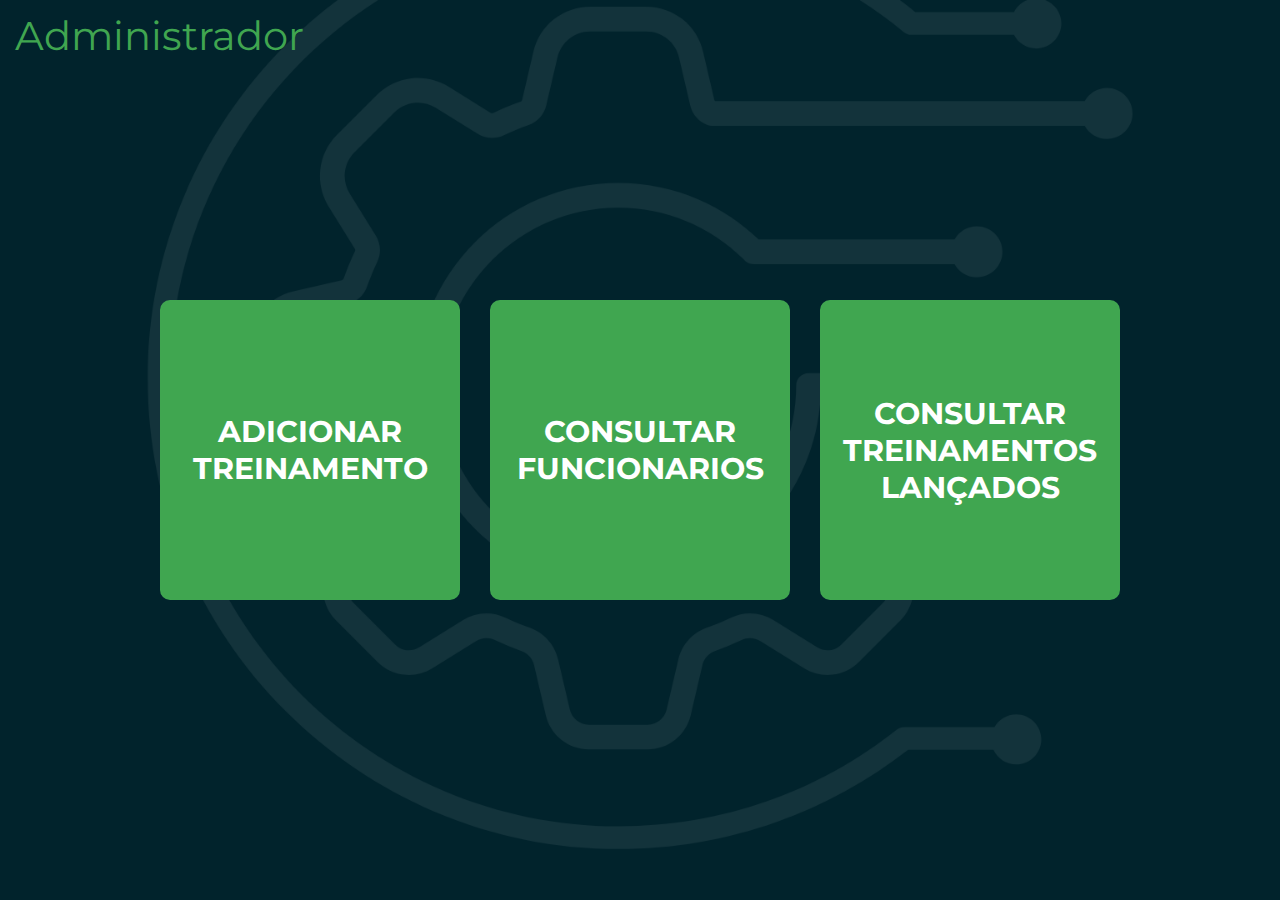
<file: tela-admin/index.html>
<!DOCTYPE html>
<html lang="pt-BR">

<head>
    <meta charset="UTF-8">
    <meta name="viewport" content="width=device-width, initial-scale=1.0">
    <title>DIGITAL TRAINING</title>

    <!-- css -->
    <link rel="stylesheet" href="./style.css">

    <!-- font family -->
    <link rel="preconnect" href="https://fonts.googleapis.com">
    <link rel="preconnect" href="https://fonts.gstatic.com" crossorigin>
    <link href="https://fonts.googleapis.com/css2?family=Montserrat:ital,wght@0,100..900;1,100..900&display=swap"
        rel="stylesheet">


    <!-- icons  -->
    <link rel='stylesheet'
        href='https://cdn-uicons.flaticon.com/2.5.1/uicons-bold-straight/css/uicons-bold-straight.css'>

</head>

<body>

    <header class="header-page">

        <h2 class="header-h2">Administrador</h2>

        <nav>
            <ul>
                <a href="../tela-admin/perfil-adm/index.html" class="header-icon"><i class="fi fi-bs-user"></i></a>
                <a href="../tela-login/index.html" class="header-icon"><i class="fi fi-bs-exit"></i></a>
            </ul>
        </nav>

    </header>

    <div class="container bg-color-home">

        <!-- box -->
        <a href="../tela-admin/add-treino/index.html" class="box-option">
            <h2 class="box-option-h2">ADICIONAR TREINAMENTO</h2>
        </a>

        <!-- box -->
        <a href="../tela-admin/consulta-func/index.html" class="box-option">
            <h2 class="box-option-h2">CONSULTAR FUNCIONARIOS</h2>
        </a>

        <!-- box -->
        <a href="../tela-admin/treinos/index.html" class="box-option">
            <h2 class="box-option-h2">CONSULTAR TREINAMENTOS LANÇADOS</h2>
        </a>

    </div>

</body>

</html>
</file>
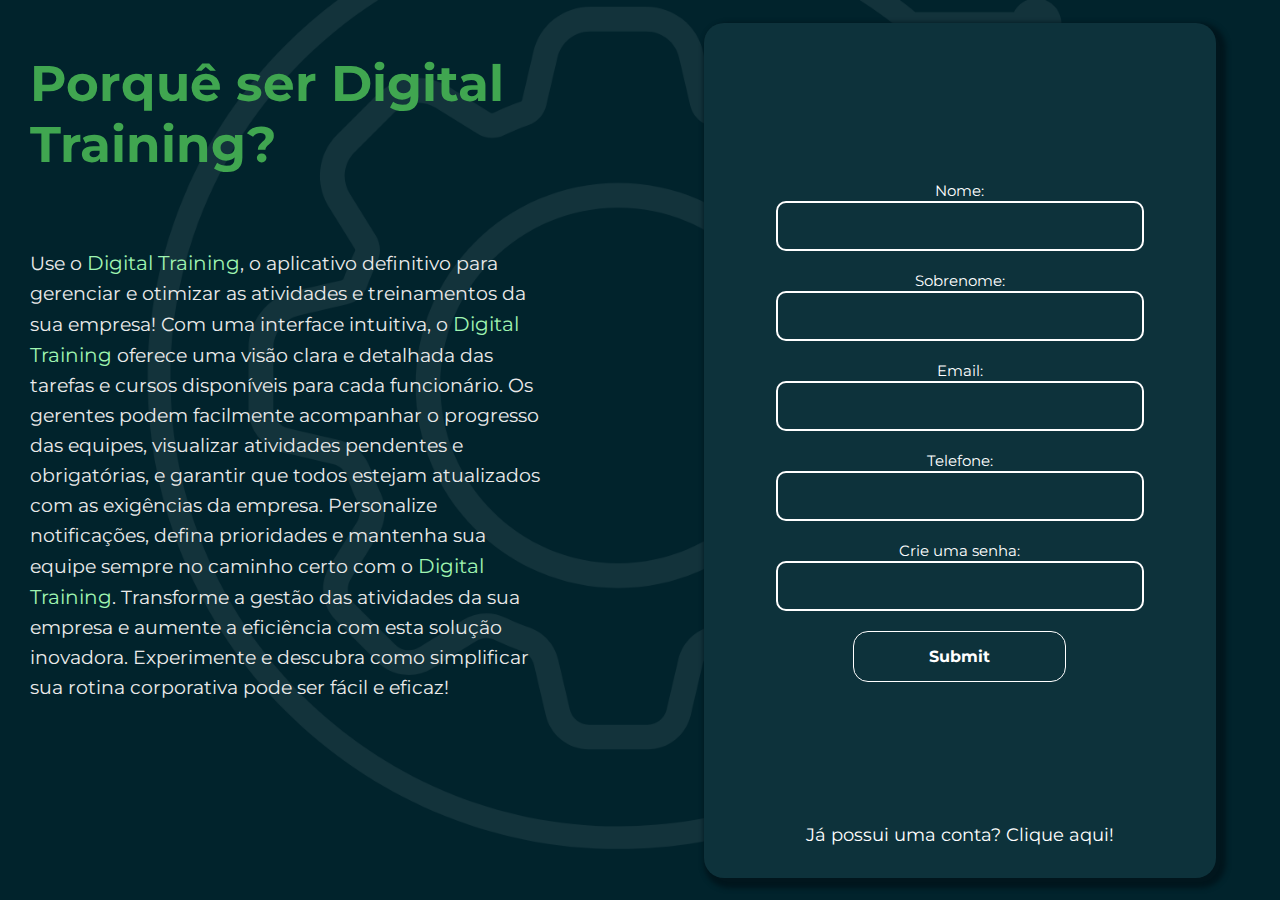
<file: tela-cadastro/index.html>
<!DOCTYPE html>
<html lang="pt-BR">

<head>
    <meta charset="UTF-8">
    <meta name="viewport" content="width=device-width, initial-scale=1.0">
    <title>Cadastro</title>

    <!-- font family -->
    <link rel="preconnect" href="https://fonts.googleapis.com">
    <link rel="preconnect" href="https://fonts.gstatic.com" crossorigin>
    <link href="https://fonts.googleapis.com/css2?family=Montserrat:ital,wght@0,100..900;1,100..900&display=swap"
        rel="stylesheet">

    <!-- css -->
    <link rel="stylesheet" href="./style.css">

    <!-- js -->
    <script src="./cadastroUsuario.js"></script>


</head>

<body>

    <!-- tela registro  -->
    <div class="container bg-color-home">

        <!-- box da esquerda (h2) --------------------------------------------------------- -->
        <div class="left-box-main">

            <div class="title-div">
                <h2 class="title-div-h2">Porquê ser Digital Training?</h2>
            </div>

            <div class="subtitle-div">
                <p class="subtitle-div-p">
                    Use o <span class="digital-span">Digital Training</span>, o aplicativo definitivo para gerenciar e
                    otimizar as atividades e treinamentos da sua empresa! Com uma interface intuitiva, o <span
                        class="digital-span">Digital Training</span> oferece uma visão clara e detalhada das tarefas e
                    cursos disponíveis para cada funcionário. Os gerentes podem facilmente acompanhar o progresso das
                    equipes, visualizar atividades pendentes e obrigatórias, e garantir que todos estejam atualizados
                    com as exigências da empresa. Personalize notificações, defina prioridades e mantenha sua equipe
                    sempre no caminho certo com o <span class="digital-span">Digital Training</span>. Transforme a
                    gestão das atividades da sua empresa e aumente a eficiência com esta solução inovadora. Experimente
                    e descubra como simplificar sua rotina corporativa pode ser fácil e eficaz!
                </p>
            </div>

        </div>

        <!-- box da direita (form) --------------------------------------------------------- -->
        <div class="right-box-main">

            <div class="register-box">

                <form action="" class="register-form">

                    <label for="" class="label-register">Nome: </label>
                    <input id="register-name" type="text" class="input-register" autocomplete="off" required>

                    <label for="" class="label-register">Sobrenome: </label>
                    <input id="register-lastname" type="text" class="input-register" autocomplete="off" required>

                    <label for="" class="label-register">Email: </label>
                    <input id="register-email" type="email" class="input-register" autocomplete="off" required>

                    <label for="" class="label-register">Telefone: </label>
                    <input id="register-tel" type="tel" inputmode="numeric" class="input-register" autocomplete="off"
                        required>

                    <label for="" class="label-register">Crie uma senha: </label>
                    <input id="register-pass" type="password" class="input-register" autocomplete="off" required>

                    <input type="submit" class="btn-cadastro" onclick="cadastrar(); return false;">
                </form>

                <a href="../tela-login/index.html" class="link-to-register">Já possui uma conta? Clique aqui!</a>

            </div>

            <!-- right part div  -->
        </div>
        <!-- container div  -->
    </div>
</body>

</html>
</file>
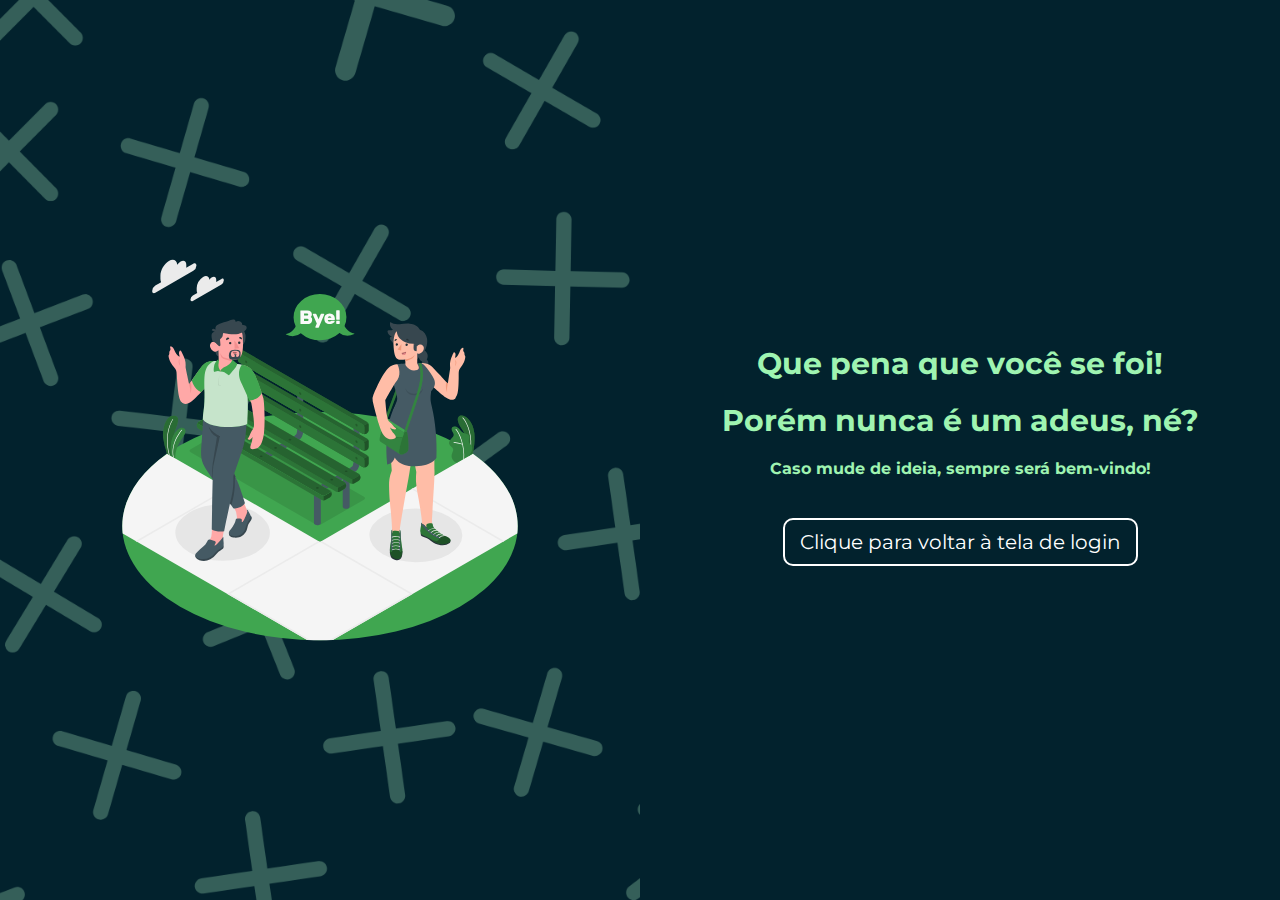
<file: tela-delete/index.html>
<!DOCTYPE html>
<html lang="pt-BR">

<head>
    <meta charset="UTF-8">
    <meta name="viewport" content="width=device-width, initial-scale=1.0">
    <title>DIGITAL TRAINING</title>

    <!-- css -->
    <link rel="stylesheet" href="./style.css">

    <!-- font family -->
    <link rel="preconnect" href="https://fonts.googleapis.com">
    <link rel="preconnect" href="https://fonts.gstatic.com" crossorigin>
    <link href="https://fonts.googleapis.com/css2?family=Montserrat:ital,wght@0,100..900;1,100..900&display=swap"
        rel="stylesheet">


    <!-- icons  -->
    <link rel='stylesheet'
        href='https://cdn-uicons.flaticon.com/2.5.1/uicons-bold-straight/css/uicons-bold-straight.css'>

</head>

<body>
    <div class="container bg-color-home">

        <div class="left-box-main">
            <img src="../images/bye-animate.svg" alt="" class="image-main">
        </div>

        <div class="right-box-main bg-color-home-2">
            <h2 class="h2-main">Que pena que você se foi!</h2>
            <h2 class="h2-main">Porém nunca é um adeus, né?</h2>
            <h4 class="h4-main">Caso mude de ideia, sempre será bem-vindo!</h4>

            <a href="../tela-login/index.html" class="link-delete">Clique para voltar à tela de login</a>
        </div>

    </div>
</body>

</html>
</file>
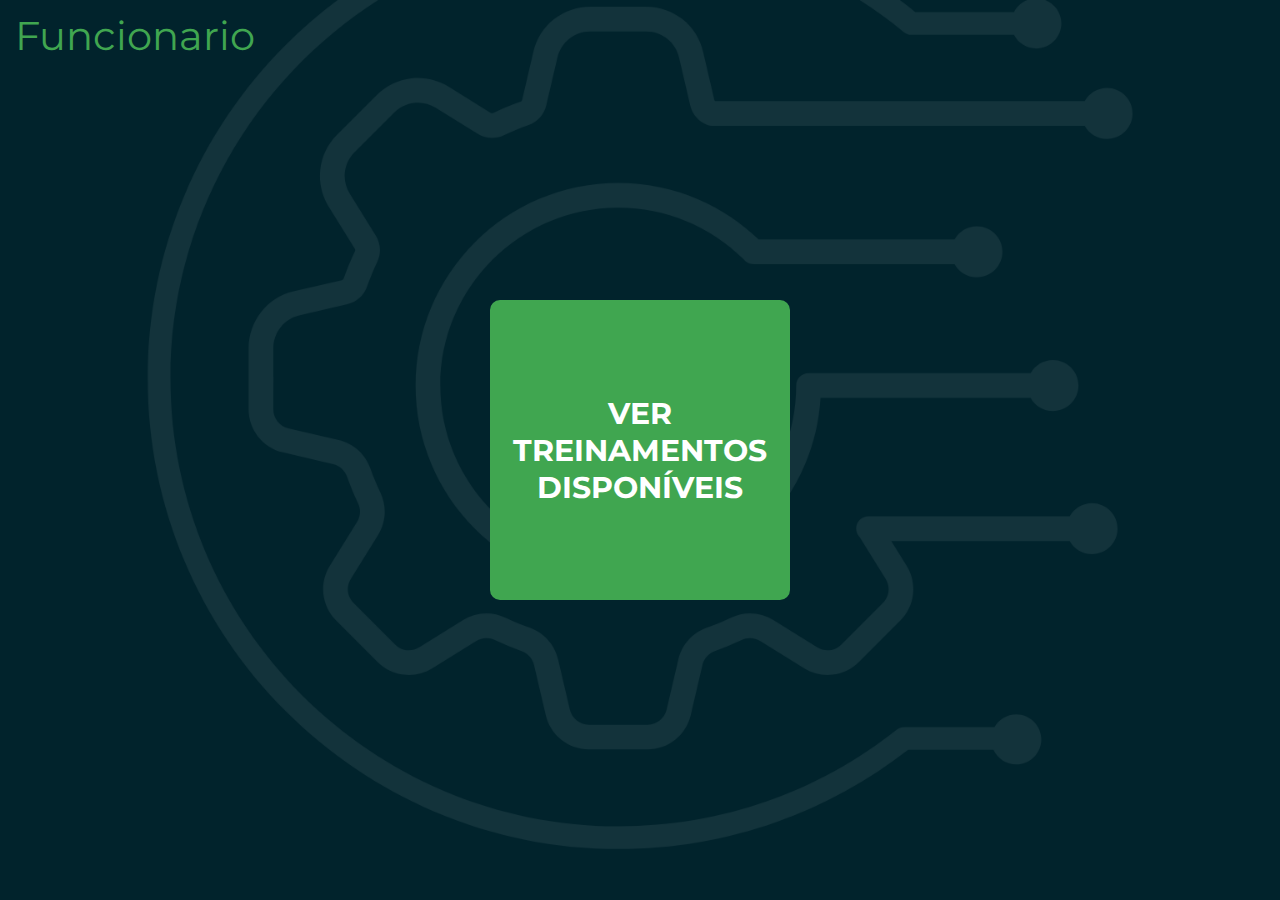
<file: tela-funcionario/index.html>
<!DOCTYPE html>
<html lang="pt-BR">

<head>
    <meta charset="UTF-8">
    <meta name="viewport" content="width=device-width, initial-scale=1.0">
    <title>DIGITAL TRAINING</title>

    <!-- css -->
    <link rel="stylesheet" href="./style.css">

    <!-- font family -->
    <link rel="preconnect" href="https://fonts.googleapis.com">
    <link rel="preconnect" href="https://fonts.gstatic.com" crossorigin>
    <link href="https://fonts.googleapis.com/css2?family=Montserrat:ital,wght@0,100..900;1,100..900&display=swap"
        rel="stylesheet">


    <!-- icons  -->
    <link rel='stylesheet'
        href='https://cdn-uicons.flaticon.com/2.5.1/uicons-bold-straight/css/uicons-bold-straight.css'>

</head>

<body>

    <header class="header-page">

        <h2 class="header-h2">Funcionario</h2>

        <nav>
            <ul>
                <a href="./perfil-funcionario/index.html" class="header-icon"><i class="fi fi-bs-user"></i></a>
                <a href="../tela-login/index.html" class="header-icon"><i class="fi fi-bs-exit"></i></a>
            </ul>
        </nav>

    </header>

    <div class="container bg-color-home">

        <!-- box -->
        <a href="../tela-funcionario/treinos-disponiveis/index.html" class="box-option">
            <h2 class="box-option-h2">VER TREINAMENTOS DISPONÍVEIS</h2>
        </a>

    </div>

</body>

</html>
</file>
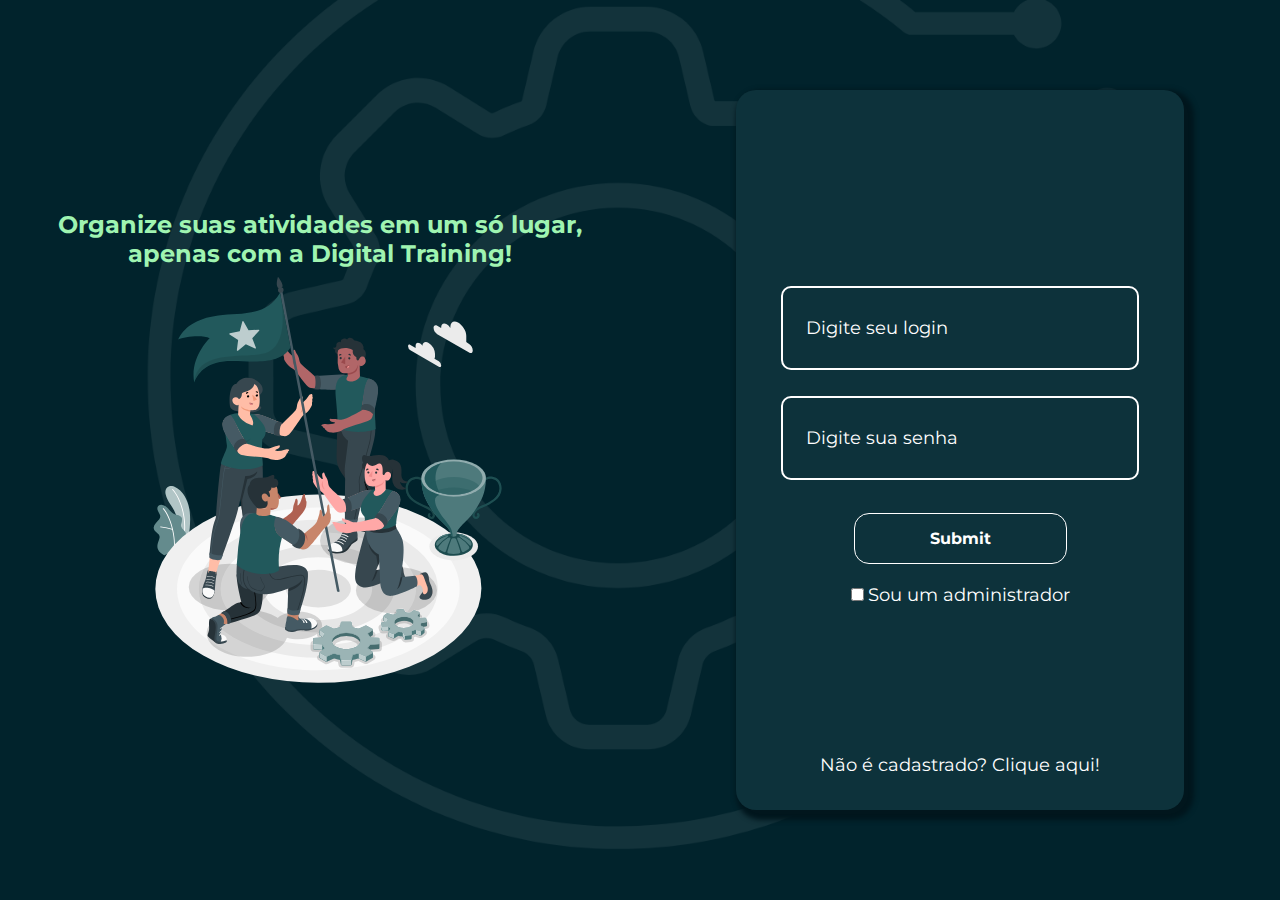
<file: tela-login/index.html>
<!DOCTYPE html>
<html lang="pt-BR">

<head>
    <meta charset="UTF-8">
    <meta name="viewport" content="width=device-width, initial-scale=1.0">
    <title>DIGITAL TRAINING</title>

    <!-- font family -->
    <link rel="preconnect" href="https://fonts.googleapis.com">
    <link rel="preconnect" href="https://fonts.gstatic.com" crossorigin>
    <link href="https://fonts.googleapis.com/css2?family=Montserrat:ital,wght@0,100..900;1,100..900&display=swap"
        rel="stylesheet">

    <!-- css -->
    <link rel="stylesheet" href="./style.css">

    <!-- js -->
    <script src="./loginGeral.js"></script>

</head>

<body>

    <!-- tela login  -->
    <div class="container bg-color-home">

        <!-- parte esquerda -->
        <div class="left-box-main">
            <h2 class="h2-main">Organize suas atividades em um só lugar,</h2>
            <h2 class="h2-main">apenas com a Digital Training!</h2>
            <img src="../images/software-tester-animate.svg" alt="" class="image-main">
        </div>

        <!-- parte direita -->
        <div class="right-box-main">

            <div class="box-login">

                <form action="" class="form-login">

                    <div class="entryarea-text">
                        <input type="text" autocomplete="off" class="input-login" id="login" required>
                        <div class="labelline-text">Digite seu login</div>
                    </div>

                    <div class="entryarea-pass">
                        <input type="password" class="input-login" id="senha" required>
                        <div class="labelline-pass">Digite sua senha</div>
                    </div>

                    <input type="submit" class="btn-login" onclick="logar(); return false;">


                    <label for="admin">
                        <input type="checkbox" id="admin" class="check-admin">
                        <span class="check-admin-text">Sou um administrador</span>
                      </label>
                      

                </form>
                

                <a href="../tela-cadastro/index.html" class="link-to-register">Não é cadastrado? Clique aqui!</a>

            </div>

        </div>
    </div>

</body>

</html>
</file>
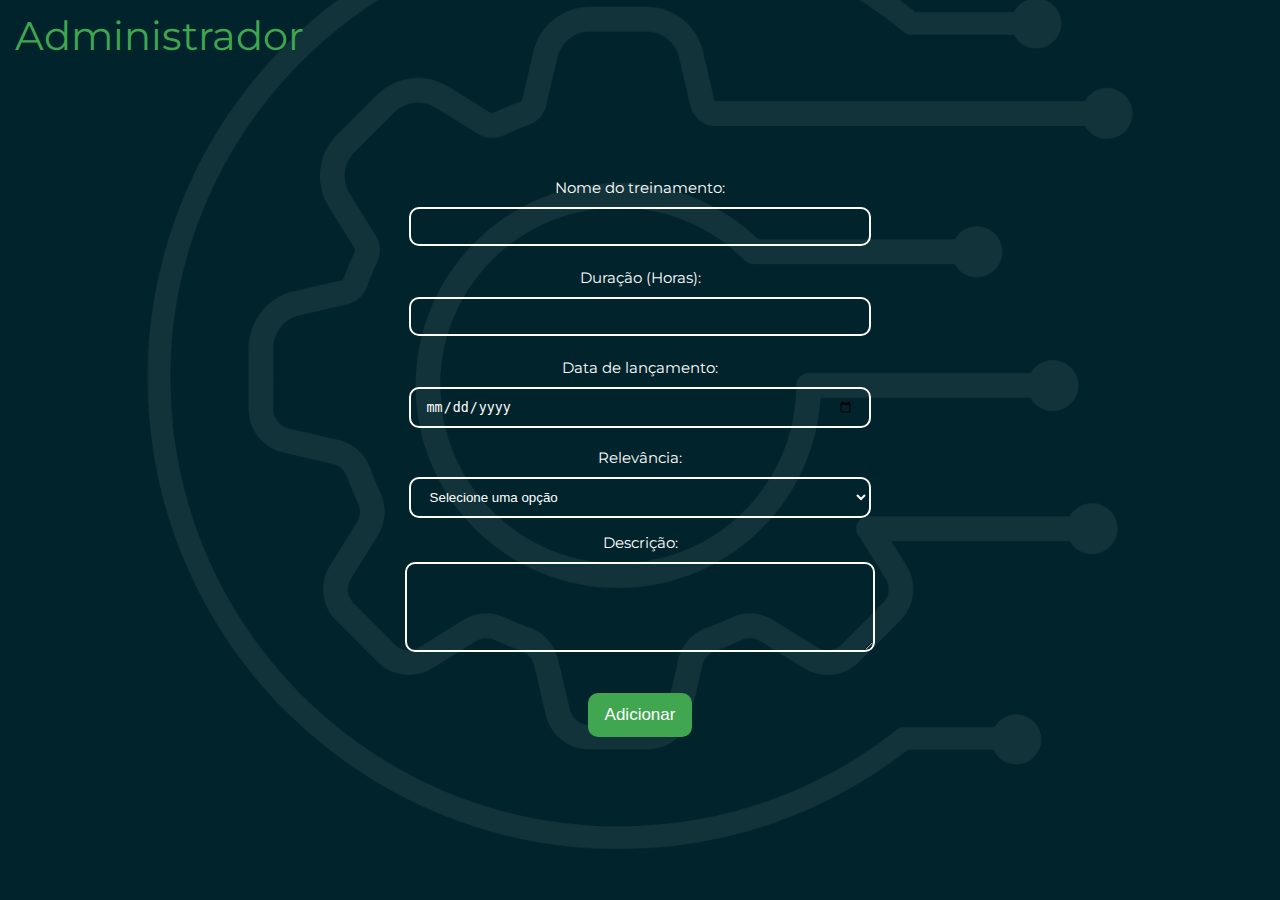
<file: tela-admin/add-treino/index.html>
<!DOCTYPE html>
<html lang="pt-BR">

<head>
    <meta charset="UTF-8">
    <meta name="viewport" content="width=device-width, initial-scale=1.0">
    <title>DIGITAL TRAINING</title>

    <!-- css -->
    <link rel="stylesheet" href="./style.css">

    <!-- font family -->
    <link rel="preconnect" href="https://fonts.googleapis.com">
    <link rel="preconnect" href="https://fonts.gstatic.com" crossorigin>
    <link href="https://fonts.googleapis.com/css2?family=Montserrat:ital,wght@0,100..900;1,100..900&display=swap"
        rel="stylesheet">


    <!-- icons  -->
    <link rel='stylesheet'
        href='https://cdn-uicons.flaticon.com/2.5.1/uicons-bold-straight/css/uicons-bold-straight.css'>

    <!-- js -->
    <script src="./cadastroTreinamento.js"></script>

</head>

<body>

    <header class="header-page">

        <h2 class="header-h2">Administrador</h2>

        <nav>
            <ul>
                <a href="../perfil-adm/index.html" class="header-icon"><i class="fi fi-bs-user"></i></a>
                <a href="../index.html" class="header-icon"><i class="fi fi-bs-exit"></i></a>
            </ul>
        </nav>

    </header>

    <div class="container bg-color-home">

        <form action="" class="form">

            <!-- box input -->
            <div class="box-input">
                <label for="" class="label">Nome do treinamento: </label>
                <input type="text" name="" id="nome" class="input" required>
            </div>
            
            <!-- box input -->
            <div class="box-input">
                <label for="" class="label">Duração (Horas): </label>
                <input type="number" name="" id="horas" class="input" required>
            </div>
           
            <!-- box input -->
            <div class="box-input">
                <label for="" class="label">Data de lançamento: </label>
                <input type="date" name="" id="dataLancamento" class="input" required>
            </div>
            
            <!-- box input -->
            <div class="box-input">
                <label for="" class="label">Relevância: </label>
                <select class="input" id="relevancia" required>
                    <option disabled selected class="option">Selecione uma opção</option>
                    <option value="opcional" class="option">Opcional</option>
                    <option value="obrigatorio" class="option">Obrigatório</option>
                </select>
            </div>
            
            <!-- box input -->
            <div class="box-input-textarea">
                <label for="" class="label">Descrição: </label>
                <textarea class="textarea" aria-label="With textarea" required id="descricao"></textarea>
            </div>
            

            <button class="btn-form" type="submit" onclick="cadastrar(); return false;">Adicionar</button>
        </form>

    </div>

</body>

</html>
</file>
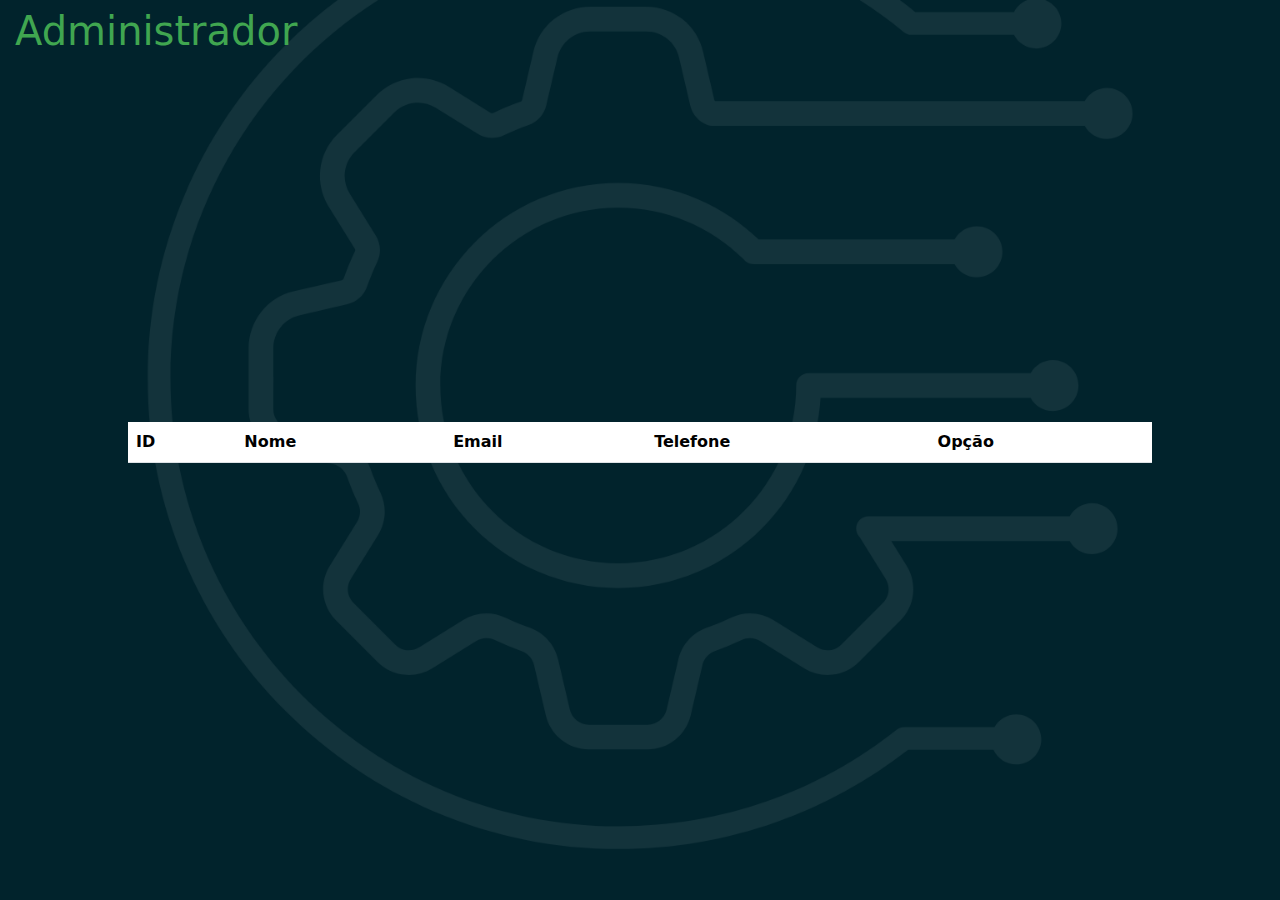
<file: tela-admin/consulta-func/index.html>
<!DOCTYPE html>
<html lang="pt-BR">

<head>
    <meta charset="UTF-8">
    <meta name="viewport" content="width=device-width, initial-scale=1.0">
    <title>DIGITAL TRAINING</title>

    <!-- css -->
    <link rel="stylesheet" href="./style.css">

    <!-- font family -->
    <link rel="preconnect" href="https://fonts.googleapis.com">
    <link rel="preconnect" href="https://fonts.gstatic.com" crossorigin>
    <link href="https://fonts.googleapis.com/css2?family=Montserrat:ital,wght@0,100..900;1,100..900&display=swap"
        rel="stylesheet">

    <!-- bootstrap  -->
    <link href="https://cdn.jsdelivr.net/npm/bootstrap@5.3.3/dist/css/bootstrap.min.css" rel="stylesheet"
        integrity="sha384-QWTKZyjpPEjISv5WaRU9OFeRpok6YctnYmDr5pNlyT2bRjXh0JMhjY6hW+ALEwIH" crossorigin="anonymous">

    <!-- icons  -->
    <link rel='stylesheet'
        href='https://cdn-uicons.flaticon.com/2.5.1/uicons-bold-straight/css/uicons-bold-straight.css'>

    <!-- js -->
    <script src="./listagemUsuarios.js"></script>

</head>

<body>

    <header class="header-page">

        <h2 class="header-h2">Administrador</h2>

        <nav>
            <ul>
                <a href="../perfil-adm/index.html" class="header-icon"><i class="fi fi-bs-user"></i></a>
                <a href="../index.html  " class="header-icon"><i class="fi fi-bs-exit"></i></a>
            </ul>
        </nav>

    </header>

    <div class="container-css bg-color-home">

        <div class="table-css">
            <table class="table custom-table">
                <thead>
                    <tr>
                        <th scope="col">ID</th>
                        <th scope="col">Nome</th>
                        <th scope="col">Email</th>
                        <th scope="col">Telefone</th>
                        <th scope="col">Opção</th>
                    </tr>
                </thead>
                <tbody id="tabela">
                    
                </tbody>
            </table>
        </div>

    </div>

</body>

</html>
</file>
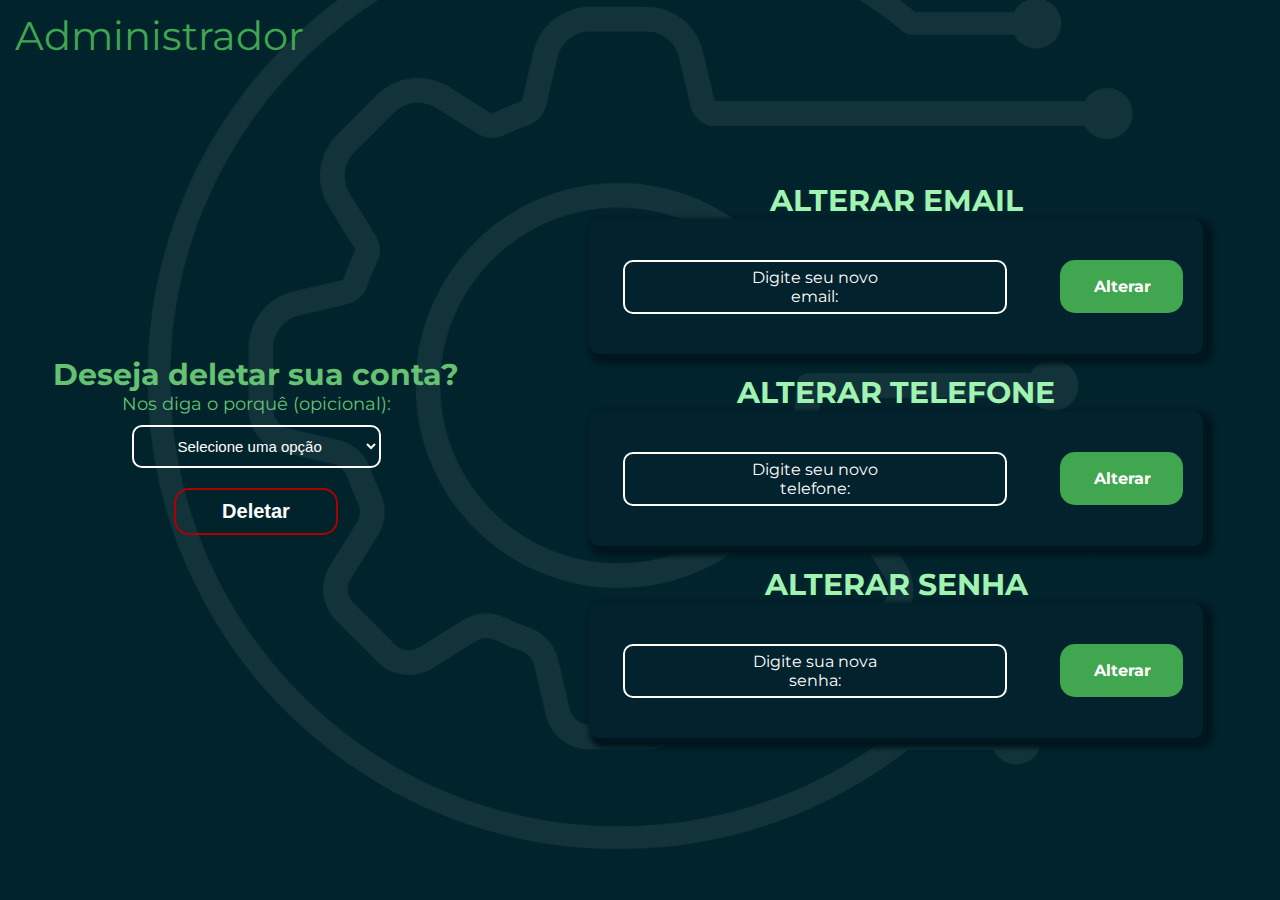
<file: tela-admin/perfil-adm/index.html>
<!DOCTYPE html>
<html lang="pt-BR">

<head>
    <meta charset="UTF-8">
    <meta name="viewport" content="width=device-width, initial-scale=1.0">
    <title>DIGITAL TRAINING</title>

    <!-- css -->
    <link rel="stylesheet" href="./style.css">

    <!-- font family -->
    <link rel="preconnect" href="https://fonts.googleapis.com">
    <link rel="preconnect" href="https://fonts.gstatic.com" crossorigin>
    <link href="https://fonts.googleapis.com/css2?family=Montserrat:ital,wght@0,100..900;1,100..900&display=swap"
        rel="stylesheet">

    <script src="./script.js"></script>

    <!-- icons  -->
    <link rel='stylesheet'
        href='https://cdn-uicons.flaticon.com/2.5.1/uicons-bold-straight/css/uicons-bold-straight.css'>


</head>

<body>

    <header class="header-page">

        <h2 class="header-h2">Administrador</h2>

        <nav>
            <ul>
                <a href="../../tela-admin/index.html" class="header-icon"><i class="fi fi-bs-exit"></i></a>
            </ul>
        </nav>

    </header>

    <div class="container bg-color-home">

        <div class="left-box-main">

            <h2 class="h2-left">Deseja deletar sua conta?</h2>
            <h4 class="h4-left">Nos diga o porquê (opicional):</h4>
            <form action="" class="form-left">
                <select class="input-left">
                    <option value="" disabled selected class="select-item">Selecione uma opção</option>
                    <option value="" class="select-item">Não consigo usar</option>
                    <option value="" class="select-item">Muito complicado!</option>
                    <option value="" class="select-item">Tenho outra conta.</option>
                    <option value="" class="select-item">Sai do emprego</option>
                </select>
                <button type="submit" class="btn-left" onclick="deletar(); return false">Deletar</button>
                <!-- <a href="../../tela-delete/index.html" class="btn-left">Deletar</a> -->
            </form>

        </div>

        <div class="right-box-main">

            <h2 class="h2-right">ALTERAR EMAIL</h2>

            <form action="" class="form-out">
                <div class="form">
                    <input class="input" type="text" required id="email">
                    <div class="label">Digite seu novo email: </div>
                </div>
                <button class="btn" id="alterar-email" type="submit"
                    onclick="alteraEmail(); return false">Alterar</button>
            </form>

            <h2 class="h2-right">ALTERAR TELEFONE</h2>

            <form action="" class="form-out">
                <div class="form">
                    <input class="input" type="text" required id="telefone">
                    <div class="label">Digite seu novo telefone: </div>
                </div>
                <button class="btn" id="alterar-tel" type="submit" onclick="alteraTel(); return false">Alterar</button>
            </form>

            <h2 class="h2-right">ALTERAR SENHA</h2>

            <form action="" class="form-out">
                <div class="form">
                    <input class="input" type="text" required id="senha">
                    <div class="label">Digite sua nova senha: </div>
                </div>
                <button class="btn" id="alterar-senha" type="submit"
                    onclick="alteraSenha(); return false">Alterar</button>
            </form>

        </div>

    </div>


</body>

</html>
</file>
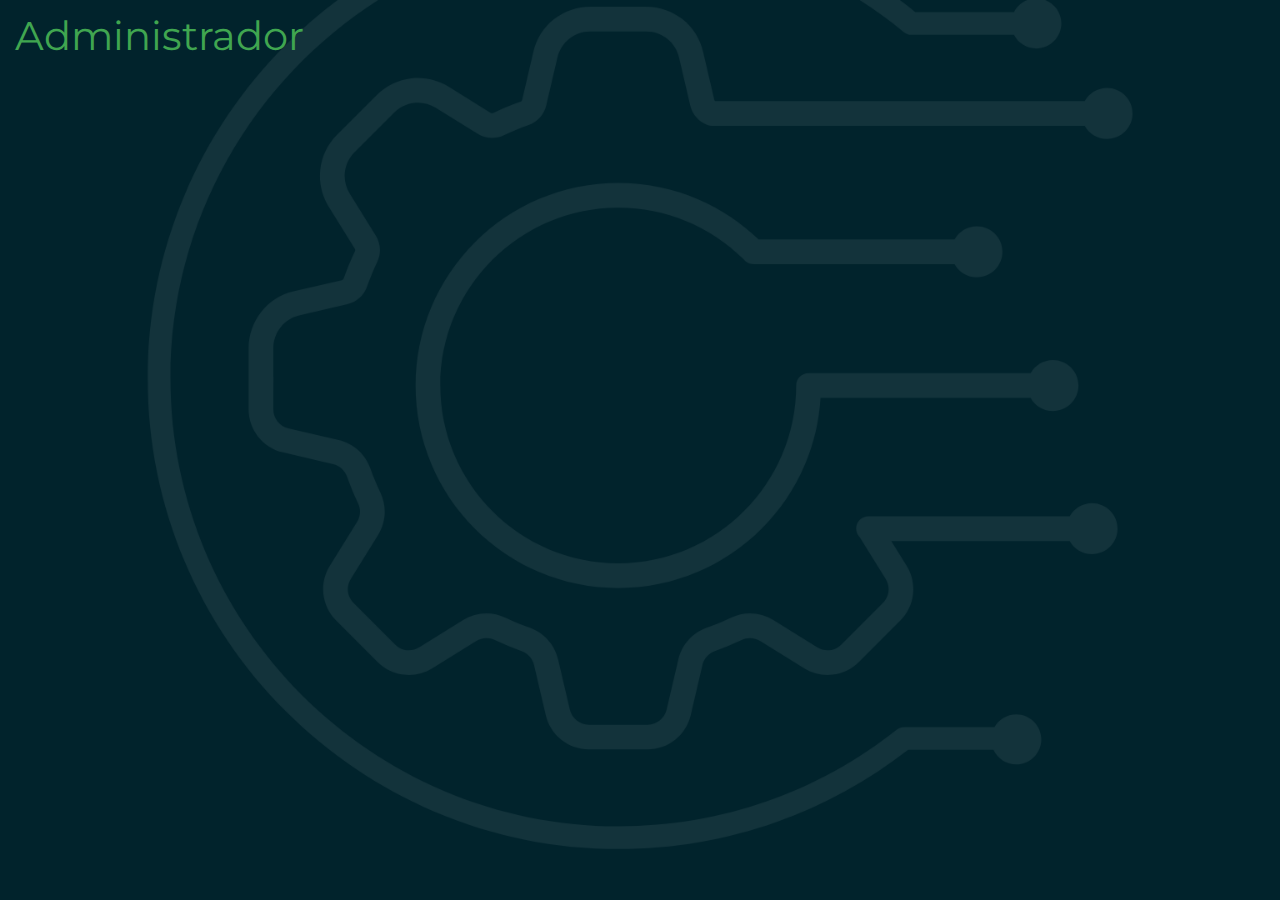
<file: tela-admin/treinos/index.html>
<!DOCTYPE html>
<html lang="pt-BR">

<head>
    <meta charset="UTF-8">
    <meta name="viewport" content="width=device-width, initial-scale=1.0">
    <title>DIGITAL TRAINING</title>

    <!-- css -->
    <link rel="stylesheet" href="./style.css">

    <!-- font family -->
    <link rel="preconnect" href="https://fonts.googleapis.com">
    <link rel="preconnect" href="https://fonts.gstatic.com" crossorigin>
    <link href="https://fonts.googleapis.com/css2?family=Montserrat:ital,wght@0,100..900;1,100..900&display=swap"
        rel="stylesheet">


    <!-- icons  -->
    <link rel='stylesheet'
        href='https://cdn-uicons.flaticon.com/2.5.1/uicons-bold-straight/css/uicons-bold-straight.css'>

    <!-- js -->
     <script src="./listagemTreinos.js"></script>
</head>

<body>

    <header class="header-page">

        <h2 class="header-h2">Administrador</h2>

        <nav>
            <ul>
                <a href="../perfil-adm/index.html" class="header-icon"><i class="fi fi-bs-user"></i></a>
                <a href="../../tela-admin/index.html" class="header-icon"><i class="fi fi-bs-exit"></i></a>
            </ul>
        </nav>

    </header>

    <div class="container bg-color-home" id="treinamentos">

    </div>

</body>

</html>
</file>
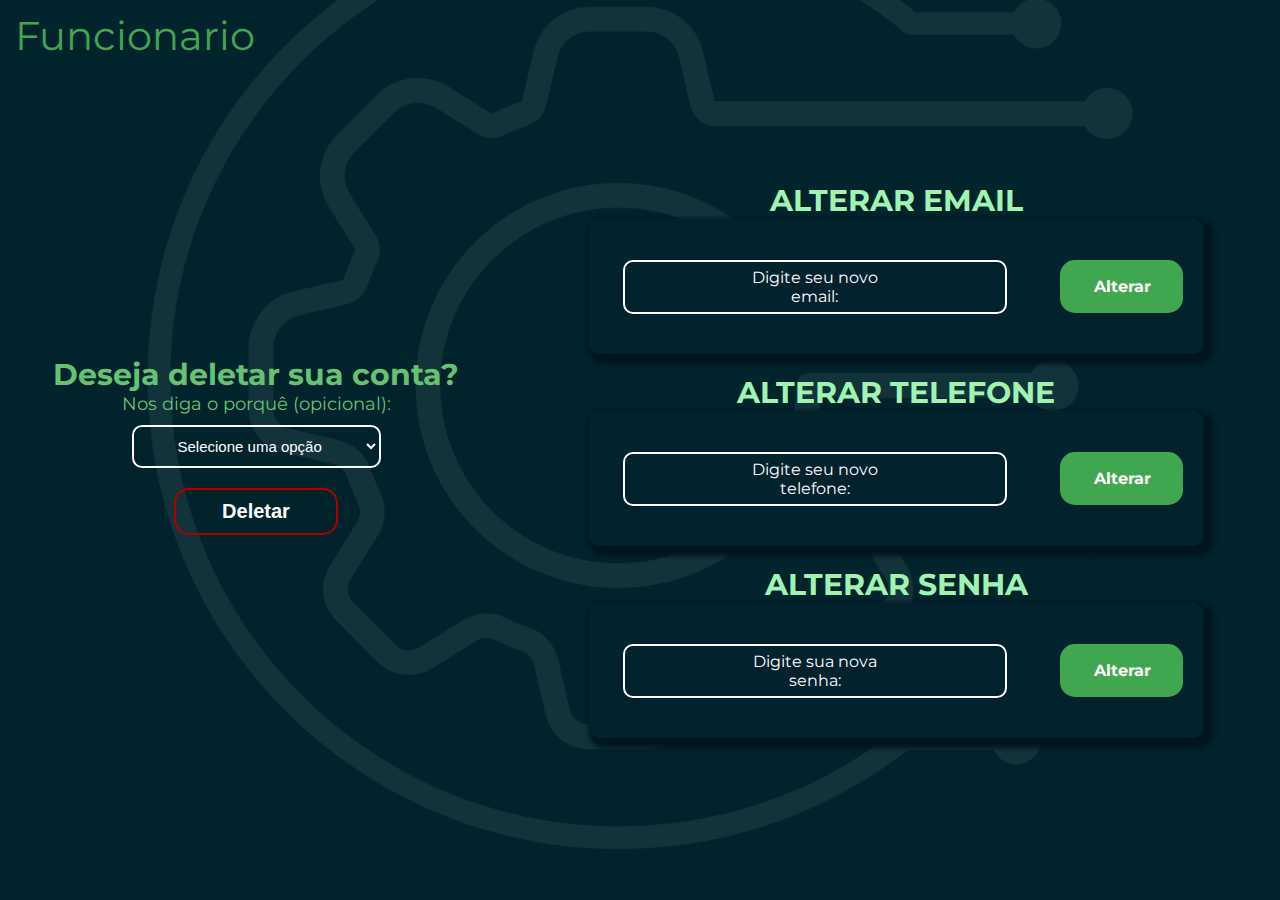
<file: tela-funcionario/perfil-funcionario/index.html>
<!DOCTYPE html>
<html lang="pt-BR">

<head>
    <meta charset="UTF-8">
    <meta name="viewport" content="width=device-width, initial-scale=1.0">
    <title>DIGITAL TRAINING</title>

    <!-- css -->
    <link rel="stylesheet" href="./style.css">

    <!-- font family -->
    <link rel="preconnect" href="https://fonts.googleapis.com">
    <link rel="preconnect" href="https://fonts.gstatic.com" crossorigin>
    <link href="https://fonts.googleapis.com/css2?family=Montserrat:ital,wght@0,100..900;1,100..900&display=swap"
        rel="stylesheet">

    <script src="./script.js"></script>

    <!-- icons  -->
    <link rel='stylesheet'
        href='https://cdn-uicons.flaticon.com/2.5.1/uicons-bold-straight/css/uicons-bold-straight.css'>


</head>

<body>

    <header class="header-page">

        <h2 class="header-h2">Funcionario</h2>

        <nav>
            <ul>
                <a href="../../tela-funcionario/index.html" class="header-icon"><i class="fi fi-bs-exit"></i></a>
            </ul>
        </nav>

    </header>

    <div class="container bg-color-home">

        <div class="left-box-main">

            <h2 class="h2-left">Deseja deletar sua conta?</h2>
            <h4 class="h4-left">Nos diga o porquê (opicional):</h4>
            <form action="" class="form-left">
                <select class="input-left">
                    <option value="" disabled selected class="select-item">Selecione uma opção</option>
                    <option value="" class="select-item">Não consigo usar</option>
                    <option value="" class="select-item">Muito complicado!</option>
                    <option value="" class="select-item">Tenho outra conta.</option>
                    <option value="" class="select-item">Sai do emprego</option>
                </select>
                <button type="submit" class="btn-left" onclick="deletar(); return false">Deletar</button>
                <!-- <a href="../../tela-delete/index.html" class="btn-left">Deletar</a> -->
            </form>

        </div>

        <div class="right-box-main">

            <h2 class="h2-right">ALTERAR EMAIL</h2>

            <form action="" class="form-out">
                <div class="form">
                    <input class="input" type="text" required id="email">
                    <div class="label">Digite seu novo email: </div>
                </div>
                <button class="btn" id="alterar-email" type="submit"
                    onclick="alteraEmail(); return false">Alterar</button>
            </form>

            <h2 class="h2-right">ALTERAR TELEFONE</h2>

            <form action="" class="form-out">
                <div class="form">
                    <input class="input" type="text" required id="telefone">
                    <div class="label">Digite seu novo telefone: </div>
                </div>
                <button class="btn" id="alterar-tel" type="submit" onclick="alteraTel(); return false">Alterar</button>
            </form>

            <h2 class="h2-right">ALTERAR SENHA</h2>

            <form action="" class="form-out">
                <div class="form">
                    <input class="input" type="text" required id="senha">
                    <div class="label">Digite sua nova senha: </div>
                </div>
                <button class="btn" id="alterar-senha" type="submit"
                    onclick="alteraSenha(); return false">Alterar</button>
            </form>

        </div>

    </div>


</body>

</html>
</file>
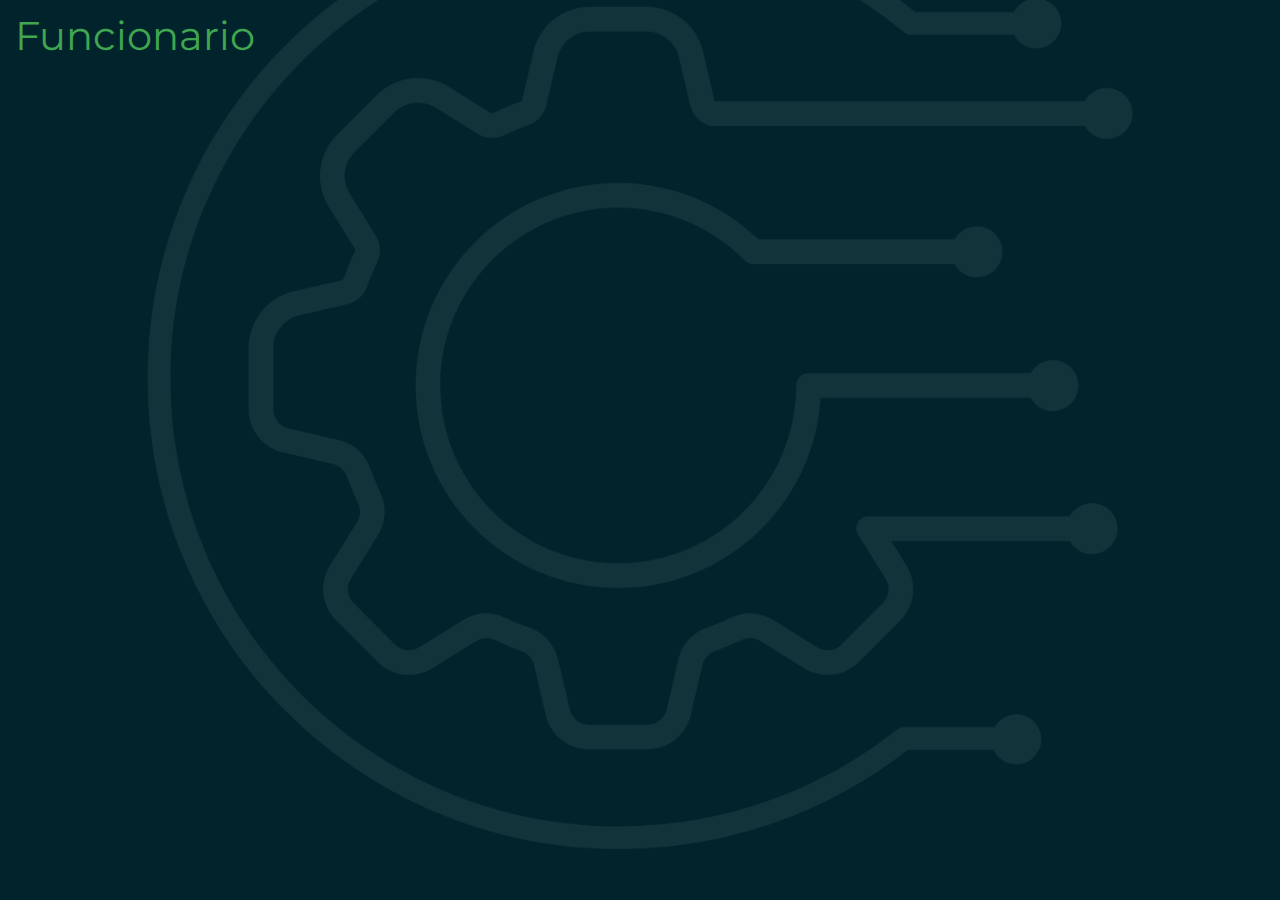
<file: tela-funcionario/treinos-disponiveis/index.html>
<!DOCTYPE html>
<html lang="pt-BR">

<head>
    <meta charset="UTF-8">
    <meta name="viewport" content="width=device-width, initial-scale=1.0">
    <title>DIGITAL TRAINING</title>

    <!-- css -->
    <link rel="stylesheet" href="./style.css">

    <!-- font family -->
    <link rel="preconnect" href="https://fonts.googleapis.com">
    <link rel="preconnect" href="https://fonts.gstatic.com" crossorigin>
    <link href="https://fonts.googleapis.com/css2?family=Montserrat:ital,wght@0,100..900;1,100..900&display=swap"
        rel="stylesheet">


    <!-- icons  -->
    <link rel='stylesheet'
        href='https://cdn-uicons.flaticon.com/2.5.1/uicons-bold-straight/css/uicons-bold-straight.css'>

    <!-- js -->
    <script src="./listagemTreinos.js"></script>
</head>

<body>

    <header class="header-page">

        <h2 class="header-h2">Funcionario</h2>

        <nav>
            <ul>
                <a href="../perfil-funcionario/index.html" class="header-icon"><i class="fi fi-bs-user"></i></a>
                <a href="../../tela-funcionario/index.html" class="header-icon"><i class="fi fi-bs-exit"></i></a>
            </ul>
        </nav>

    </header>

    <div class="container bg-color-home" id="treinamentos">

    </div>

</body>

</html>
</file>
<file: tela-admin/style.css>
:root {

    /* blue ones  */
    --blue--light: #22595C;
    --blue--medium: #19464C;
    --blue--high: #0D323B;
    --blue--dark: #02222D;

    /* green ones  */
    --green--light: #9FF4B1;
    --green--medium: #89E099;
    --green--high: #65C272;
    --green--dark: #40A650;

}

* {
    margin: 0;
    box-sizing: border-box;
    border: 0;
}

body {
    font-family: "Montserrat", sans-serif;
}

a {
    text-decoration: none;
}

.bg-color-home {
    background-image: url(../images/wallpaper.png);
}

.bg-color-home-2 {
    background-color: #02222D;
}

/* containers */
.container {

    width: 100%;
    height: 100vh;
    display: flex;
    align-items: center;
    justify-content: center;

    background-position: center;
    background-repeat: no-repeat;
    background-size: cover;
    background-attachment: fixed;
}

/* scroll bar */
body::-webkit-scrollbar {
    width: 8px;
}

body::-webkit-scrollbar-track {
    background: var(--blue--dark);
}

body::-webkit-scrollbar-thumb {
    background-color: white;
    border-radius: 20px;
    border: 3px solid var(--blue--dark);
}

/* header ----------------------------------------------------------- */

.header-page {
    width: 100%;
    height: 70px;
    display: flex;
    align-items: center;
    justify-content: space-between;

    padding: 15px;
    position: absolute;
}

.header-h2 {
    font-size: 40px;
    color: var(--green--dark);
    font-weight: 400;
}

.header-icon {
    font-size: 25px;
    color: var(--green--dark);
    margin: 0px 15px;
    transition: .5s;
}

.header-icon:hover {
    font-size: 28px;
    color: white;
    transition: .5s;
}

.box-option {
    width: 300px;
    height: 300px;
    border: 3px solid var(--green--dark);
    background-color: var(--green--dark);
    border-radius: 10px;
    text-align: center;
    display: flex;
    align-items: center;
    justify-content: center;
    transition: .5s;
    margin: 15px;
}

.box-option:hover {
    background-color: transparent;
    transition: .5s;
    color: var(--green--dark);
}

.box-option-h2{
    color: white;
    font-size: 30px;
}
</file>
<file: tela-cadastro/style.css>
:root {

  /* blue ones  */
  --blue--light: #22595C;
  --blue--medium: #19464C;
  --blue--high: #0D323B;
  --blue--dark: #02222D;

  /* green ones  */
  --green--light: #9FF4B1;
  --green--medium: #89E099;
  --green--high: #65C272;
  --green--dark: #40A650;

}

/* geral-configs */
* {
  margin: 0;
  box-sizing: border-box;
  border: 0;
}

body {
  font-family: "Montserrat", sans-serif;
}

a {
  text-decoration: none;
}

.bg-color-home {
  background-image: url(../images/wallpaper.png);
}

.bg-color-home-2 {
  background-color: #02222D;
}

/* containers */
.container {

  width: 100%;
  height: 100vh;
  display: flex;
  align-items: center;
  justify-content: center;

  background-position: center;
  background-repeat: no-repeat;
  background-size: cover;
  background-attachment: fixed;
}

/* scroll bar */
body::-webkit-scrollbar {
  width: 8px;
}

body::-webkit-scrollbar-track {
  background: var(--blue--dark);
}

body::-webkit-scrollbar-thumb {
  background-color: white;
  border-radius: 20px;
  border: 3px solid var(--blue--dark);
}

/* parte da direita e esquerda---------------------------------------------------------------- */

/* (esquerda) */

.left-box-main {
  width: 50%;
  height: 100vh;
  display: flex;
  flex-direction: column;
  align-items: center;
  justify-content: center;
}

.title-div{
  width: 100%;
  height: 25vh;
  padding: 30px;
}

.title-div-h2{
  font-size: 50px;
  color: var(--green--dark);
}

.subtitle-div{
  width: 100%;
  height: 70vh;
  padding: 0px 90px 0px 30px;
}

.subtitle-div-p{
  font-size: 19px;
  color: rgb(235, 235, 235);
  line-height: 30px;
}

.digital-span{
  font-size: 20px;
  color: var(--green--light);
}


/* (direita) */

.right-box-main {
  width: 50%;
  height: 100vh;
  display: flex;
  flex-direction: column;
  align-items: center;
  justify-content: center;
}

.image-main {
  width: 66%;
}

.h2-main {
  color: var(--green--light);
  font-weight: 700;
  text-align: start;
}

/* btn e link ----------------------------- */

.btn-cadastro {
  padding: 15px 75px;
  cursor: pointer;
  margin: 20px;
  font-family: "Montserrat", sans-serif;
  border: 1px solid white;
  background-color: transparent;
  border-radius: 15px;
  color: white;
  font-weight: bold;
  font-size: 16px;
  transition: .5s;
}

.btn-cadastro:hover {
  transition: .5s;
  border: 1px solid var(--green--dark);
  background-color: var(--green--dark);
}

.link-to-register {
  color: white;
  font-size: 18px;
  margin: 8px;
}

.link-to-register:hover {
  transition: .5s;
  text-decoration: underline;
  color: #40A650;
}

/* tela registro ------------------------------------------ */

.register-box{
  width: 80%;
  height: 95vh;
  /* border: 1px solid white; */
  background-color: var(--blue--high);
  border-radius: 20px;
  box-shadow: 5px 5px 5px 5px #01161d;
  display: flex;
  flex-direction: column;
  align-items: center;
  justify-content: center;
  text-align: start;
}

.register-form {
  width: 90%;
  height: 90%;
  display: flex;
  align-items: center;
  justify-content: center;
  flex-direction: column;
}

/* input ------------------------------------------------------------------- */

.input-register {
  width: 80%;
  height: 50px;
  line-height: 50px;
  border-radius: 10px;
  padding: 5px;
  text-align: center;
  outline: none;
  border: 2px solid white;
  background-color: transparent;
  color: white;
  transition: 0.2s;
  font-size: 15px;
}

.label-register {
  color: white;
  margin: 1px 15px;
  margin-top:20px;
  font-size: 15px;
}

.input-register:focus{
  border: 2px solid var(--green--high);
  color: var(--green--high);
  font-size: 20px;
  transition: 0.2s;
}
</file>
<file: tela-delete/style.css>
:root {

    /* blue ones  */
    --blue--light: #22595C;
    --blue--medium: #19464C;
    --blue--high: #0D323B;
    --blue--dark: #02222D;
  
    /* green ones  */
    --green--light: #9FF4B1;
    --green--medium: #89E099;
    --green--high: #65C272;
    --green--dark: #40A650;
  
  }
  
  /* geral-configs ----------------------------------------------------- */
  * {
    margin: 0;
    box-sizing: border-box;
    border: 0;
  }
  
  body {
    font-family: "Montserrat", sans-serif;
  }
  
  a {
    text-decoration: none;
  }
  
  .bg-color-home {
    background-image: url(../images/tela-delete.png);
  }
  
  .bg-color-home-2 {
    background-color: #02222D;
  }
  
  /* containers ----------------------------------------------------- */
  .container {
  
    width: 100%;
    height: 100vh;
    display: flex;
    align-items: center;
    justify-content: center;
  
    background-position: center;
    background-repeat: no-repeat;
    background-size: cover;
    background-attachment: fixed;
  }
  
  /* scroll bar -----------------------------------------------------*/
  body::-webkit-scrollbar {
    width: 8px;
  }
  
  body::-webkit-scrollbar-track {
    background: var(--blue--dark);
  }
  
  body::-webkit-scrollbar-thumb {
    background-color: white;
    border-radius: 20px;
    border: 3px solid var(--blue--dark);
  }
  
  /* main ---------------------------------------------------------------------------------- */

.left-box-main {
    width: 50%;
    height: 100vh;
    display: flex;
    flex-direction: column;
    align-items: center;
    justify-content: center;
  }
  
  .right-box-main {
    width: 50%;
    height: 100vh;
    display: flex;
    flex-direction: column;
    align-items: center;
    justify-content: center;
  }
  
  .image-main {
    width: 66%;
  }
  
  .h2-main {
    color: var(--green--light);
    font-weight: 700;
    text-align: start;
    font-size: 30px;
    margin: 10px;
}

.h4-main{
    color: var(--green--light);
    margin: 10px;
  }

  .link-delete{
    font-size: 20px;
    margin-top: 30px;
    padding: 10px 15px;
    border: 2px solid white;
    color: white;
    border-radius: 10px;
    transition: .5s;
    background-color: transparent;
}

.link-delete:hover{
    transition: .5s;
    border: 2px solid var(--green--dark);
    background-color: var(--green--dark);
  }
</file>
<file: tela-funcionario/style.css>
:root {

    /* blue ones  */
    --blue--light: #22595C;
    --blue--medium: #19464C;
    --blue--high: #0D323B;
    --blue--dark: #02222D;

    /* green ones  */
    --green--light: #9FF4B1;
    --green--medium: #89E099;
    --green--high: #65C272;
    --green--dark: #40A650;

}

* {
    margin: 0;
    box-sizing: border-box;
    border: 0;
}

body {
    font-family: "Montserrat", sans-serif;
}

a {
    text-decoration: none;
}

.bg-color-home {
    background-image: url(../images/wallpaper.png);
}

.bg-color-home-2 {
    background-color: #02222D;
}

/* containers */
.container {

    width: 100%;
    height: 100vh;
    display: flex;
    align-items: center;
    justify-content: center;

    background-position: center;
    background-repeat: no-repeat;
    background-size: cover;
    background-attachment: fixed;
}

/* scroll bar */
body::-webkit-scrollbar {
    width: 8px;
}

body::-webkit-scrollbar-track {
    background: var(--blue--dark);
}

body::-webkit-scrollbar-thumb {
    background-color: white;
    border-radius: 20px;
    border: 3px solid var(--blue--dark);
}

/* header ----------------------------------------------------------- */

.header-page {
    width: 100%;
    height: 70px;
    display: flex;
    align-items: center;
    justify-content: space-between;

    padding: 15px;
    position: absolute;
}

.header-h2 {
    font-size: 40px;
    color: var(--green--dark);
    font-weight: 400;
}

.header-icon {
    font-size: 25px;
    color: var(--green--dark);
    margin: 0px 15px;
    transition: .5s;
}

.header-icon:hover {
    font-size: 28px;
    color: white;
    transition: .5s;
}

/* box de opções ---------------------------------------- */

.box-option {
    width: 300px;
    height: 300px;
    border: 3px solid var(--green--dark);
    background-color: var(--green--dark);
    border-radius: 10px;
    text-align: center;
    display: flex;
    align-items: center;
    justify-content: center;
    transition: .5s;
    margin: 15px;
}

.box-option:hover {
    background-color: transparent;
    transition: .5s;
    color: var(--green--dark);
}

.box-option-h2 {
    color: white;
    font-size: 30px;
}
</file>
<file: tela-login/style.css>
:root {

  /* blue ones  */
  --blue--light: #22595C;
  --blue--medium: #19464C;
  --blue--high: #0D323B;
  --blue--dark: #02222D;

  /* green ones  */
  --green--light: #9FF4B1;
  --green--medium: #89E099;
  --green--high: #65C272;
  --green--dark: #40A650;

}

/* geral-configs ----------------------------------------------------- */
* {
  margin: 0;
  box-sizing: border-box;
  border: 0;
}

body {
  font-family: "Montserrat", sans-serif;
}

a {
  text-decoration: none;
}

.bg-color-home {
  background-image: url(../images/wallpaper.png);
}

.bg-color-home-2 {
  background-color: #02222D;
}

/* containers ----------------------------------------------------- */
.container {

  width: 100%;
  height: 100vh;
  display: flex;
  align-items: center;
  justify-content: center;

  background-position: center;
  background-repeat: no-repeat;
  background-size: cover;
  background-attachment: fixed;
}

/* scroll bar -----------------------------------------------------*/
body::-webkit-scrollbar {
  width: 8px;
}

body::-webkit-scrollbar-track {
  background: var(--blue--dark);
}

body::-webkit-scrollbar-thumb {
  background-color: white;
  border-radius: 20px;
  border: 3px solid var(--blue--dark);
}

/* main ---------------------------------------------------------------------------------- */

.left-box-main {
  width: 50%;
  height: 100vh;
  display: flex;
  flex-direction: column;
  align-items: center;
  justify-content: center;
}

.right-box-main {
  width: 50%;
  height: 100vh;
  display: flex;
  flex-direction: column;
  align-items: center;
  justify-content: center;
}

.image-main {
  width: 66%;
}

.h2-main {
  color: var(--green--light);
  font-weight: 700;
  text-align: start;
}

.box-login {
  width: 70%;
  height: 80vh;
  background-color: var(--blue--high);
  border-radius: 20px;
  box-shadow: 5px 5px 5px 5px #01161d;
  display: flex;
  flex-direction: column;
  align-items: center;
  justify-content: center;
}

.form-login {
  width: 100%;
  height: 70vh;
  display: flex;
  flex-direction: column;
  align-items: center;
  justify-content: center;
}

.label-login {
  color: white;
  margin: 10px;
}

.btn-login {
  padding: 15px 75px;
  cursor: pointer;
  margin: 20px;
  font-family: "Montserrat", sans-serif;
  border: 1px solid white;
  background-color: transparent;
  border-radius: 15px;
  color: white;
  font-weight: bold;
  font-size: 16px;
  transition: .5s;
}

.btn-login:hover {
  transition: .5s;
  border: 1px solid var(--green--dark);
  background-color: var(--green--dark);
}

.link-to-register {
  color: white;
  font-size: 18px;
  transition: .5s;
}

.link-to-register:hover {
  transition: .5s;
  text-decoration: underline;
  color: #40A650;
}

/* new form pata o type text ----------------------------------------------------- */

.entryarea-text {
  position: relative;
  width: 100%;
  /* border: 1px solid white; */
  height: 80px;
  line-height: 80px;
  display: flex;
  align-items: center;
  justify-content: center;
  text-align: start;
  margin: 15px;
}

.input-login {
  position: absolute;
  width: 80%;
  outline: none;
  font-size: 20px;
  padding: 0 30px;
  line-height: 80px;
  border-radius: 10px;
  border: 2px solid white;
  background-color: transparent;
  transition: 0.1s ease;
  z-index: 1111;
  color: white;
}

.labelline-text {
  position: absolute;
  width: 80%;
  font-size: 18px;
  color: white;
  padding: 0px 25px;
  margin: 0px 20px;
  background-color: var(--blue--high);
  transition: 0.2s ease;
  /* border: 1px solid white; */
}

.input-login:focus {
  color: var(--green--high);
  border: 3px solid var(--green--high);
  border-radius: 10px;
}

.input-login:focus+.labelline-text,
.input-login:valid+.labelline-text {
  color: var(--green--high);
  border-radius: 10px;
  height: 30px;
  line-height: 30px;
  width: 35%;
  transform: translate(-30px, -40px) scale(0.88);
  z-index: 1111;
  padding: 0px 10px;
}

/* new form pata o type password ----------------------------------------------------- */

.entryarea-pass {
  position: relative;
  width: 100%;
  /* border: 1px solid white; */
  height: 80px;
  line-height: 80px;
  display: flex;
  align-items: center;
  justify-content: center;
  text-align: start;
  margin: 15px;
}

.input-login {
  position: absolute;
  width: 80%;
  outline: none;
  font-size: 20px;
  padding: 0 30px;
  line-height: 80px;
  border-radius: 10px;
  border: 2px solid white;
  background-color: transparent;
  transition: 0.1s ease;
  z-index: 1111;
  color: white;
}

.labelline-pass {
  position: absolute;
  width: 80%;
  font-size: 18px;
  color: white;
  padding: 0px 25px;
  margin: 0px 20px;
  background-color: var(--blue--high);
  transition: 0.2s ease;
  /* border: 1px solid white; */
}

.input-login:focus {
  color: var(--green--high);
  border: 3px solid var(--green--high);
  border-radius: 10px;
}

.input-login:focus+.labelline-pass,
.input-login:valid+.labelline-pass {
  color: var(--green--high);
  border-radius: 10px;
  height: 30px;
  line-height: 30px;
  width: 37%;
  transform: translate(-30px, -40px) scale(0.88);
  z-index: 1111;
  padding: 0px 10px;
}

/* -------------------------- */

.check-admin{
  color: white;
  border: 1px solid transparent;
}

.check-admin-text{
  font-size: 18px;
  color: white;
}
</file>
<file: tela-admin/add-treino/style.css>
:root {

    /* blue ones  */
    --blue--light: #22595C;
    --blue--medium: #19464C;
    --blue--high: #0D323B;
    --blue--dark: #02222D;

    /* green ones  */
    --green--light: #9FF4B1;
    --green--medium: #89E099;
    --green--high: #65C272;
    --green--dark: #40A650;

}

* {
    margin: 0;
    box-sizing: border-box;
    border: 0;
}

body {
    font-family: "Montserrat", sans-serif;
}

a {
    text-decoration: none;
}

.bg-color-home {
    background-image: url(../../images/wallpaper.png);
}

.bg-color-home-2 {
    background-color: #02222D;
}

/* containers */
.container {

    width: 100%;
    height: 100vh;
    display: flex;
    align-items: center;
    justify-content: center;

    background-position: center;
    background-repeat: no-repeat;
    background-size: cover;
    background-attachment: fixed;
}

/* scroll bar */
body::-webkit-scrollbar {
    width: 8px;
}

body::-webkit-scrollbar-track {
    background: var(--blue--dark);
}

body::-webkit-scrollbar-thumb {
    background-color: white;
    border-radius: 20px;
    border: 3px solid var(--blue--dark);
}

/* header ----------------------------------------------------------- */

.header-page {
    width: 100%;
    height: 70px;
    display: flex;
    align-items: center;
    justify-content: space-between;

    padding: 15px;
    position: absolute;
}

.header-h2 {
    font-size: 40px;
    color: var(--green--dark);
    font-weight: 400;
}

.header-icon {
    font-size: 25px;
    color: var(--green--dark);
    margin: 0px 15px;
    transition: .5s;
}

.header-icon:hover {
    font-size: 28px;
    color: white;
    transition: .5s;
}

/* form ------------------------------------------------------------------------ */

.form{
    width: 90%;
    height: 90vh;
    display: flex;
    align-items: center;
    justify-content: center;
    flex-direction: column;

}

.box-input{
    width: 60%;
    height: 90px;
    /* border: 1px solid white; */
    display: flex;
    flex-direction: column;
    align-items: center;
    padding: 15px;
}

.box-input-textarea{
    width: 60%;
    height: 170px;
    /* border: 1px solid white; */
    display: flex;
    flex-direction: column;
    align-items: center;
    padding: 10px;
}

.label{
    color: white;
    margin-bottom: 10px;
    font-size: 15px;
}

.input{
    width: 70%;
    padding: 10px 15px;
    outline: none;
    border-radius: 10px;
    border: 2px solid white;
    background-color: transparent;
    color: white;
}

.option{
    color: var(--blue--dark);
}

.textarea{
    width: 70%;
    height: 90px;
    padding: 10px 15px;
    outline: none;
    border-radius: 10px;
    border: 2px solid white;
    background-color: transparent;
    color: white;
}

.btn-form{
    padding: 10px 15px;
    border-radius: 10px;
    background-color: var(--green--dark);
    color: white;
    font-size: 17px;
    cursor: pointer;
    border: 2px solid var(--green--dark);
    transition: .5s;
}

.btn-form:hover{
    transition: .5s;
    background-color: transparent;
    color: var(--green--dark);
    transition: .5s;
}

.input:focus{
    border: 2px solid var(--green--dark);
    transition: .5s;
}
</file>
<file: tela-admin/consulta-func/style.css>
:root {

    /* blue ones  */
    --blue--light: #22595C;
    --blue--medium: #19464C;
    --blue--high: #0D323B;
    --blue--dark: #02222D;

    /* green ones  */
    --green--light: #9FF4B1;
    --green--medium: #89E099;
    --green--high: #65C272;
    --green--dark: #40A650;

}

* {
    margin: 0;
    box-sizing: border-box;
    border: 0;
}

body {
    font-family: "Montserrat", sans-serif;
}

a {
    text-decoration: none;
}

.bg-color-home {
    background-image: url(../../images/wallpaper.png);
}

.bg-color-home-2 {
    background-color: #02222D;
}

/* containers */
.container-css{

    width: 100%;
    height: 100vh;
    display: flex;
    align-items: center;
    justify-content: center;

    background-position: center;
    background-repeat: no-repeat;
    background-size: cover;
    background-attachment: fixed;
}

/* scroll bar */
body::-webkit-scrollbar {
    width: 8px;
}

body::-webkit-scrollbar-track {
    background: var(--blue--dark);
}

body::-webkit-scrollbar-thumb {
    background-color: white;
    border-radius: 20px;
    border: 3px solid var(--blue--dark);
}

/* header ----------------------------------------------------------- */

.header-page {
    width: 100%;
    height: 70px;
    display: flex;
    align-items: center;
    justify-content: space-between;

    padding: 15px;
    position: absolute;
}

.header-h2 {
    font-size: 40px;
    color: var(--green--dark);
    font-weight: 400;
}

.header-icon {
    font-size: 25px;
    color: var(--green--dark);
    margin: 0px 15px;
    transition: .5s;
    text-decoration: none;
}

.header-icon:hover {
    font-size: 28px;
    color: white;
    transition: .5s;
}

.box-option {
    width: 300px;
    height: 300px;
    border: 3px solid var(--green--dark);
    background-color: var(--green--dark);
    border-radius: 10px;
    text-align: center;
    display: flex;
    align-items: center;
    justify-content: center;
    transition: .5s;
    margin: 15px;
}

.box-option:hover {
    background-color: transparent;
    transition: .5s;
    color: var(--green--dark);
}

.box-option-h2{
    color: white;
    font-size: 30px;
}

/* table  */

.table-css{
    width: 80%;
    height: 80vh;
    display: flex;
    align-items: center;
    justify-content: center;
}

.box-op{
    width: 60%;
    /* border: 1px solid black; */
    display: flex;
    align-items: center;
    justify-content: space-between;
}

.custom-icon{
    /* border: 1px solid red; */
    padding: 4px;
    color: white;
    background-color: var(--blue--dark);
    text-decoration: none;
    transition: .5s;
    border-radius: 3px;
    border: 2px solid var(--blue--dark);
}

.custom-icon:hover{
    transition: .5s;
    background-color: transparent;
    border: 2px solid var(--blue--dark);
    color: var(--blue--dark);
}
</file>
<file: tela-admin/perfil-adm/style.css>
:root {

    /* blue ones  */
    --blue--light: #22595C;
    --blue--medium: #19464C;
    --blue--high: #0D323B;
    --blue--dark: #02222D;

    /* green ones  */
    --green--light: #9FF4B1;
    --green--medium: #89E099;
    --green--high: #65C272;
    --green--dark: #40A650;

}

* {
    margin: 0;
    box-sizing: border-box;
    border: 0;
}

body {
    font-family: "Montserrat", sans-serif;
}

a {
    text-decoration: none;
}

.bg-color-home {
    background-image: url(../../images/wallpaper.png);
}

.bg-color-home-2 {
    background-color: #02222D;
}

/* containers */
.container {

    width: 100%;
    height: 100vh;
    display: flex;
    align-items: center;
    justify-content: center;

    background-position: center;
    background-repeat: no-repeat;
    background-size: cover;
    background-attachment: fixed;
}

/* scroll bar */
body::-webkit-scrollbar {
    width: 8px;
}

body::-webkit-scrollbar-track {
    background: var(--blue--dark);
}

body::-webkit-scrollbar-thumb {
    background-color: white;
    border-radius: 20px;
    border: 3px solid var(--blue--dark);
}

/* header ----------------------------------------------------------- */

.header-page {
    width: 100%;
    height: 70px;
    display: flex;
    align-items: center;
    justify-content: space-between;

    padding: 15px;
    position: absolute;
}

.header-h2 {
    font-size: 40px;
    color: var(--green--dark);
    font-weight: 400;
}

.header-icon {
    font-size: 25px;
    color: var(--green--dark);
    margin: 0px 15px;
    transition: .5s;
}

.header-icon:hover {
    font-size: 28px;
    color: white;
    transition: .5s;
}

/* divisao left right ----------------------------------- */

.left-box-main {
    width: 40%;
    height: 100vh;
    display: flex;
    flex-direction: column;
    align-items: center;
    justify-content: center;
    /* border: 1px solid white; */
}

.right-box-main {
    width: 60%;
    height: 100vh;
    display: flex;
    flex-direction: column;
    align-items: center;
    justify-content: center;
    /* border: 1px solid white; */
}

.h2-right {
    font-size: 30px;
    color: var(--green--light);
    margin-top: 20px;
}

.form {
    /* border: 1px solid white; */
    width: 80%;
    height: 15vh;
    display: flex;
    align-items: center;
    justify-content: center;
    text-align: center;
}

.form-out {
    width: 80%;
    display: flex;
    align-items: center;
    justify-content: center;
    background-color: var(--blue--dark);
    border-radius: 10px;
    box-shadow: 5px 5px 5px 5px #01161d;
}

.label {
    color: white;
    margin: 10px;
    position: absolute;
    width: 17%;
    /* border: 2px solid white; */
    transition: 0.2s ease;
    background-color: var(--blue--dark);
    padding: 0px 25px;
    margin: 0px 20px;
}

.input {
    padding: 10px 40px;
    line-height: 30px;
    border: 2px solid white;
    border-radius: 10px;
    background-color: transparent;
    outline: none;
    color: white;
    font-size: 15px;
    font-weight: 200;
    position: absolute;
    width: 30%;
}

.input:focus {
    color: var(--green--high);
    border: 3px solid var(--green--high);
    border-radius: 10px;
}

.input:focus+.label,
.input:valid+.label {
    color: var(--green--dark);
    border-radius: 10px;
    height: 30px;
    line-height: 30px;
    width: 15%;
    transform: translate(-20px, -25px) scale(0.88);
    z-index: 1111;
    padding: 0px 10px;
}

/* btn  */


.btn {
    padding: 15px 32px;
    cursor: pointer;
    margin: 20px;
    font-family: "Montserrat", sans-serif;
    border: 2px solid var(--green--dark);
    border-radius: 15px;
    background-color: var(--green--dark);
    color: white;
    font-weight: bold;
    font-size: 16px;
    transition: .5s;
    width: 20%;
    align-items: center;
    display: flex;
    text-align: center;
}

.btn:hover {
    background-color: transparent;
    transition: .5s;
    border: 1px solid var(--green--dark);
}

/* esqueda da pagina ---------------------------------------- */

.h2-left {
    color: var(--green--high);
    font-size: 30px;
}

.h4-left {
    color: var(--green--high);
    font-size: 18px;
    font-weight: 400;
}

.form-left {
    width: 80%;
    display: flex;
    flex-direction: column;
    align-items: center;
    justify-content: center;
}


.btn-left {
    padding: 10px 15px;
    cursor: pointer;
    background-color: transparent;
    border: 2px solid rgb(175, 0, 0);
    border-radius: 15px;
    color: white;
    width: 40%;
    font-size: 20px;
    font-weight: bolder;
    transition: .5s;
    margin: 10px;
    text-align: center;
}

.btn-left:hover{
    transition: .5s;
    background-color: rgb(175, 0, 0);
}

.input-left {
    padding: 10px 40px;
    line-height: 30px;
    border: 2px solid white;
    border-radius: 10px;
    background-color: transparent;
    outline: none;
    color: white;
    font-size: 15px;
    font-weight: 200;
    margin: 10px;
}

.select-item{
    color: var(--blue--dark);
}
</file>
<file: tela-admin/treinos/style.css>
:root {

    /* blue ones  */
    --blue--light: #22595C;
    --blue--medium: #19464C;
    --blue--high: #0D323B;
    --blue--dark: #02222D;

    /* green ones  */
    --green--light: #9FF4B1;
    --green--medium: #89E099;
    --green--high: #65C272;
    --green--dark: #40A650;

}

* {
    margin: 0;
    box-sizing: border-box;
    border: 0;
}

body {
    font-family: "Montserrat", sans-serif;
}

a {
    text-decoration: none;
}

.bg-color-home {
    background-image: url(../../images/wallpaper.png);
}

.bg-color-home-2 {
    background-color: #02222D;
}

/* containers */
.container {

    width: 100%;
    height: 100vh;
    display: flex;
    align-items: center;
    justify-content: center;

    background-position: center;
    background-repeat: no-repeat;
    background-size: cover;
    background-attachment: fixed;
}

/* scroll bar */
body::-webkit-scrollbar {
    width: 8px;
}

body::-webkit-scrollbar-track {
    background: var(--blue--dark);
}

body::-webkit-scrollbar-thumb {
    background-color: white;
    border-radius: 20px;
    border: 3px solid var(--blue--dark);
}

/* header ----------------------------------------------------------- */

.header-page {
    width: 100%;
    height: 70px;
    display: flex;
    align-items: center;
    justify-content: space-between;

    padding: 15px;
    position: absolute;
}

.header-h2 {
    font-size: 40px;
    color: var(--green--dark);
    font-weight: 400;
}

.header-icon {
    font-size: 25px;
    color: var(--green--dark);
    margin: 0px 15px;
    transition: .5s;
}

.header-icon:hover {
    font-size: 28px;
    color: white;
    transition: .5s;
}

/* cards treinos disponiveis -------------------------------------------------  */

.card-treino{
    width: 25%;
    height: 80vh;
    background-color: white;
    border-radius: 10px;
    margin: 10px;
}

.linehead{
    width: 100%;
    height: 5vh;
    background-color: var(--blue--light);
}

.box-title{
    width: 100%;
    /* border: 1px solid black; */
    height: 90px;
    padding: 10px;
    display: flex;
    align-items: center;
    justify-content: center;
    text-align: center;
}

.title-card{
    font-size: 25px;
    color: var(--blue--light);
}

.box-body{
    width: 100%;
    height: 40%;
    /* border: 1px solid black; */
    display: flex;
    flex-direction: column;
    align-items: start;
    justify-content: center;
    padding: 10px;
}

.h4-body{
    font-size: 15px;
    color: var(--blue--dark);
    margin: 3px 5px;
}

.h4-body-span{
    font-size: 15px;
    color: var(--blue--light);
}
.box-btn{
    width: 100%;
    height: 35%;
    /* border: 1px solid red; */
    padding: 10px;
    display: flex;
    flex-direction: column;
    justify-content: center;
    align-items: center;
}

.btn-pausar{
    padding: 10px 15px;
    border: 2px solid #ffd900;
    margin: 10px;
    background-color: #ffd900;
    color: white;
    font-size: 22px;
    border-radius: 10px;
    transition: .5s;
}

.btn-excluir{
    padding: 10px 15px;
    border: 2px solid #d30000;
    margin: 10px;
    background-color: #d30000;
    color: white;
    font-size: 22px;
    border-radius: 10px;
    transition: .5s;
}

.btn-pausar:hover{
    transition: .5s;
    background-color: transparent;
    border: 2px solid #ffd900;
    color: #ffd900;
}

.btn-excluir:hover{
    transition: .5s;
    background-color: transparent;
    border: 2px solid #d30000;
    color: #d30000;
}
</file>
<file: tela-funcionario/perfil-funcionario/style.css>
:root {

    /* blue ones  */
    --blue--light: #22595C;
    --blue--medium: #19464C;
    --blue--high: #0D323B;
    --blue--dark: #02222D;

    /* green ones  */
    --green--light: #9FF4B1;
    --green--medium: #89E099;
    --green--high: #65C272;
    --green--dark: #40A650;

}

* {
    margin: 0;
    box-sizing: border-box;
    border: 0;
}

body {
    font-family: "Montserrat", sans-serif;
}

a {
    text-decoration: none;
}

.bg-color-home {
    background-image: url(../../images/wallpaper.png);
}

.bg-color-home-2 {
    background-color: #02222D;
}

/* containers */
.container {

    width: 100%;
    height: 100vh;
    display: flex;
    align-items: center;
    justify-content: center;

    background-position: center;
    background-repeat: no-repeat;
    background-size: cover;
    background-attachment: fixed;
}

/* scroll bar */
body::-webkit-scrollbar {
    width: 8px;
}

body::-webkit-scrollbar-track {
    background: var(--blue--dark);
}

body::-webkit-scrollbar-thumb {
    background-color: white;
    border-radius: 20px;
    border: 3px solid var(--blue--dark);
}

/* header ----------------------------------------------------------- */

.header-page {
    width: 100%;
    height: 70px;
    display: flex;
    align-items: center;
    justify-content: space-between;

    padding: 15px;
    position: absolute;
}

.header-h2 {
    font-size: 40px;
    color: var(--green--dark);
    font-weight: 400;
}

.header-icon {
    font-size: 25px;
    color: var(--green--dark);
    margin: 0px 15px;
    transition: .5s;
}

.header-icon:hover {
    font-size: 28px;
    color: white;
    transition: .5s;
}

/* divisao left right ----------------------------------- */

.left-box-main {
    width: 40%;
    height: 100vh;
    display: flex;
    flex-direction: column;
    align-items: center;
    justify-content: center;
    /* border: 1px solid white; */
}

.right-box-main {
    width: 60%;
    height: 100vh;
    display: flex;
    flex-direction: column;
    align-items: center;
    justify-content: center;
    /* border: 1px solid white; */
}

.h2-right {
    font-size: 30px;
    color: var(--green--light);
    margin-top: 20px;
}

.form {
    /* border: 1px solid white; */
    width: 80%;
    height: 15vh;
    display: flex;
    align-items: center;
    justify-content: center;
    text-align: center;
}

.form-out {
    width: 80%;
    display: flex;
    align-items: center;
    justify-content: center;
    background-color: var(--blue--dark);
    border-radius: 10px;
    box-shadow: 5px 5px 5px 5px #01161d;
}

.label {
    color: white;
    margin: 10px;
    position: absolute;
    width: 17%;
    /* border: 2px solid white; */
    transition: 0.2s ease;
    background-color: var(--blue--dark);
    padding: 0px 25px;
    margin: 0px 20px;
}

.input {
    padding: 10px 40px;
    line-height: 30px;
    border: 2px solid white;
    border-radius: 10px;
    background-color: transparent;
    outline: none;
    color: white;
    font-size: 15px;
    font-weight: 200;
    position: absolute;
    width: 30%;
}

.input:focus {
    color: var(--green--high);
    border: 3px solid var(--green--high);
    border-radius: 10px;
}

.input:focus+.label,
.input:valid+.label {
    color: var(--green--dark);
    border-radius: 10px;
    height: 30px;
    line-height: 30px;
    width: 15%;
    transform: translate(-20px, -25px) scale(0.88);
    z-index: 1111;
    padding: 0px 10px;
}

/* btn  */


.btn {
    padding: 15px 32px;
    cursor: pointer;
    margin: 20px;
    font-family: "Montserrat", sans-serif;
    border: 2px solid var(--green--dark);
    border-radius: 15px;
    background-color: var(--green--dark);
    color: white;
    font-weight: bold;
    font-size: 16px;
    transition: .5s;
    width: 20%;
    align-items: center;
    display: flex;
    text-align: center;
}

.btn:hover {
    background-color: transparent;
    transition: .5s;
    border: 1px solid var(--green--dark);
}

/* esqueda da pagina ---------------------------------------- */

.h2-left {
    color: var(--green--high);
    font-size: 30px;
}

.h4-left {
    color: var(--green--high);
    font-size: 18px;
    font-weight: 400;
}

.form-left {
    width: 80%;
    display: flex;
    flex-direction: column;
    align-items: center;
    justify-content: center;
}


.btn-left {
    padding: 10px 15px;
    cursor: pointer;
    background-color: transparent;
    border: 2px solid rgb(175, 0, 0);
    border-radius: 15px;
    color: white;
    width: 40%;
    font-size: 20px;
    font-weight: bolder;
    transition: .5s;
    margin: 10px;
    text-align: center;
}

.btn-left:hover {
    transition: .5s;
    background-color: rgb(175, 0, 0);
}

.input-left {
    padding: 10px 40px;
    line-height: 30px;
    border: 2px solid white;
    border-radius: 10px;
    background-color: transparent;
    outline: none;
    color: white;
    font-size: 15px;
    font-weight: 200;
    margin: 10px;
}

.select-item {
    color: var(--blue--dark);
}
</file>
<file: tela-funcionario/treinos-disponiveis/style.css>
:root {

    /* blue ones  */
    --blue--light: #22595C;
    --blue--medium: #19464C;
    --blue--high: #0D323B;
    --blue--dark: #02222D;

    /* green ones  */
    --green--light: #9FF4B1;
    --green--medium: #89E099;
    --green--high: #65C272;
    --green--dark: #40A650;

}

* {
    margin: 0;
    box-sizing: border-box;
    border: 0;
}

body {
    font-family: "Montserrat", sans-serif;
}

a {
    text-decoration: none;
}

.bg-color-home {
    background-image: url(../../images/wallpaper.png);
}

.bg-color-home-2 {
    background-color: #02222D;
}

/* containers */
.container {

    width: 100%;
    height: 100vh;
    display: flex;
    align-items: center;
    justify-content: center;

    background-position: center;
    background-repeat: no-repeat;
    background-size: cover;
    background-attachment: fixed;
}

/* scroll bar */
body::-webkit-scrollbar {
    width: 8px;
}

body::-webkit-scrollbar-track {
    background: var(--blue--dark);
}

body::-webkit-scrollbar-thumb {
    background-color: white;
    border-radius: 20px;
    border: 3px solid var(--blue--dark);
}

/* header ----------------------------------------------------------- */

.header-page {
    width: 100%;
    height: 70px;
    display: flex;
    align-items: center;
    justify-content: space-between;

    padding: 15px;
    position: absolute;
}

.header-h2 {
    font-size: 40px;
    color: var(--green--dark);
    font-weight: 400;
}

.header-icon {
    font-size: 25px;
    color: var(--green--dark);
    margin: 0px 15px;
    transition: .5s;
}

.header-icon:hover {
    font-size: 28px;
    color: white;
    transition: .5s;
}

/* cards treinos disponiveis -------------------------------------------------  */

.card-treino {
    width: 25%;
    height: 80vh;
    background-color: white;
    border-radius: 10px;
    margin: 10px;
}

.linehead {
    width: 100%;
    height: 5vh;
    background-color: var(--blue--light);
}

.box-title {
    width: 100%;
    /* border: 1px solid black; */
    height: 90px;
    padding: 10px;
    display: flex;
    align-items: center;
    justify-content: center;
    text-align: center;
}

.title-card {
    font-size: 25px;
    color: var(--blue--light);
}

.box-body {
    width: 100%;
    height: 40%;
    /* border: 1px solid black; */
    display: flex;
    flex-direction: column;
    align-items: start;
    justify-content: center;
    padding: 10px;
}

.h4-body {
    font-size: 15px;
    color: var(--blue--dark);
    margin: 3px 5px;
}

.h4-body-span {
    font-size: 15px;
    color: var(--blue--light);
}

.box-btn {
    width: 100%;
    height: 35%;
    /* border: 1px solid red; */
    padding: 10px;
    display: flex;
    flex-direction: column;
    justify-content: center;
    align-items: center;
}

.btn {
    padding: 10px 15px;
    border: 2px solid var(--green--dark);
    margin: 10px;
    background-color: var(--green--dark);
    color: white;
    font-size: 22px;
    border-radius: 10px;
    transition: .5s;
}

.btn:hover {
    transition: .5s;
    background-color: #02222D;
    border: 2px solid var(--blue--dark);
}
</file>
